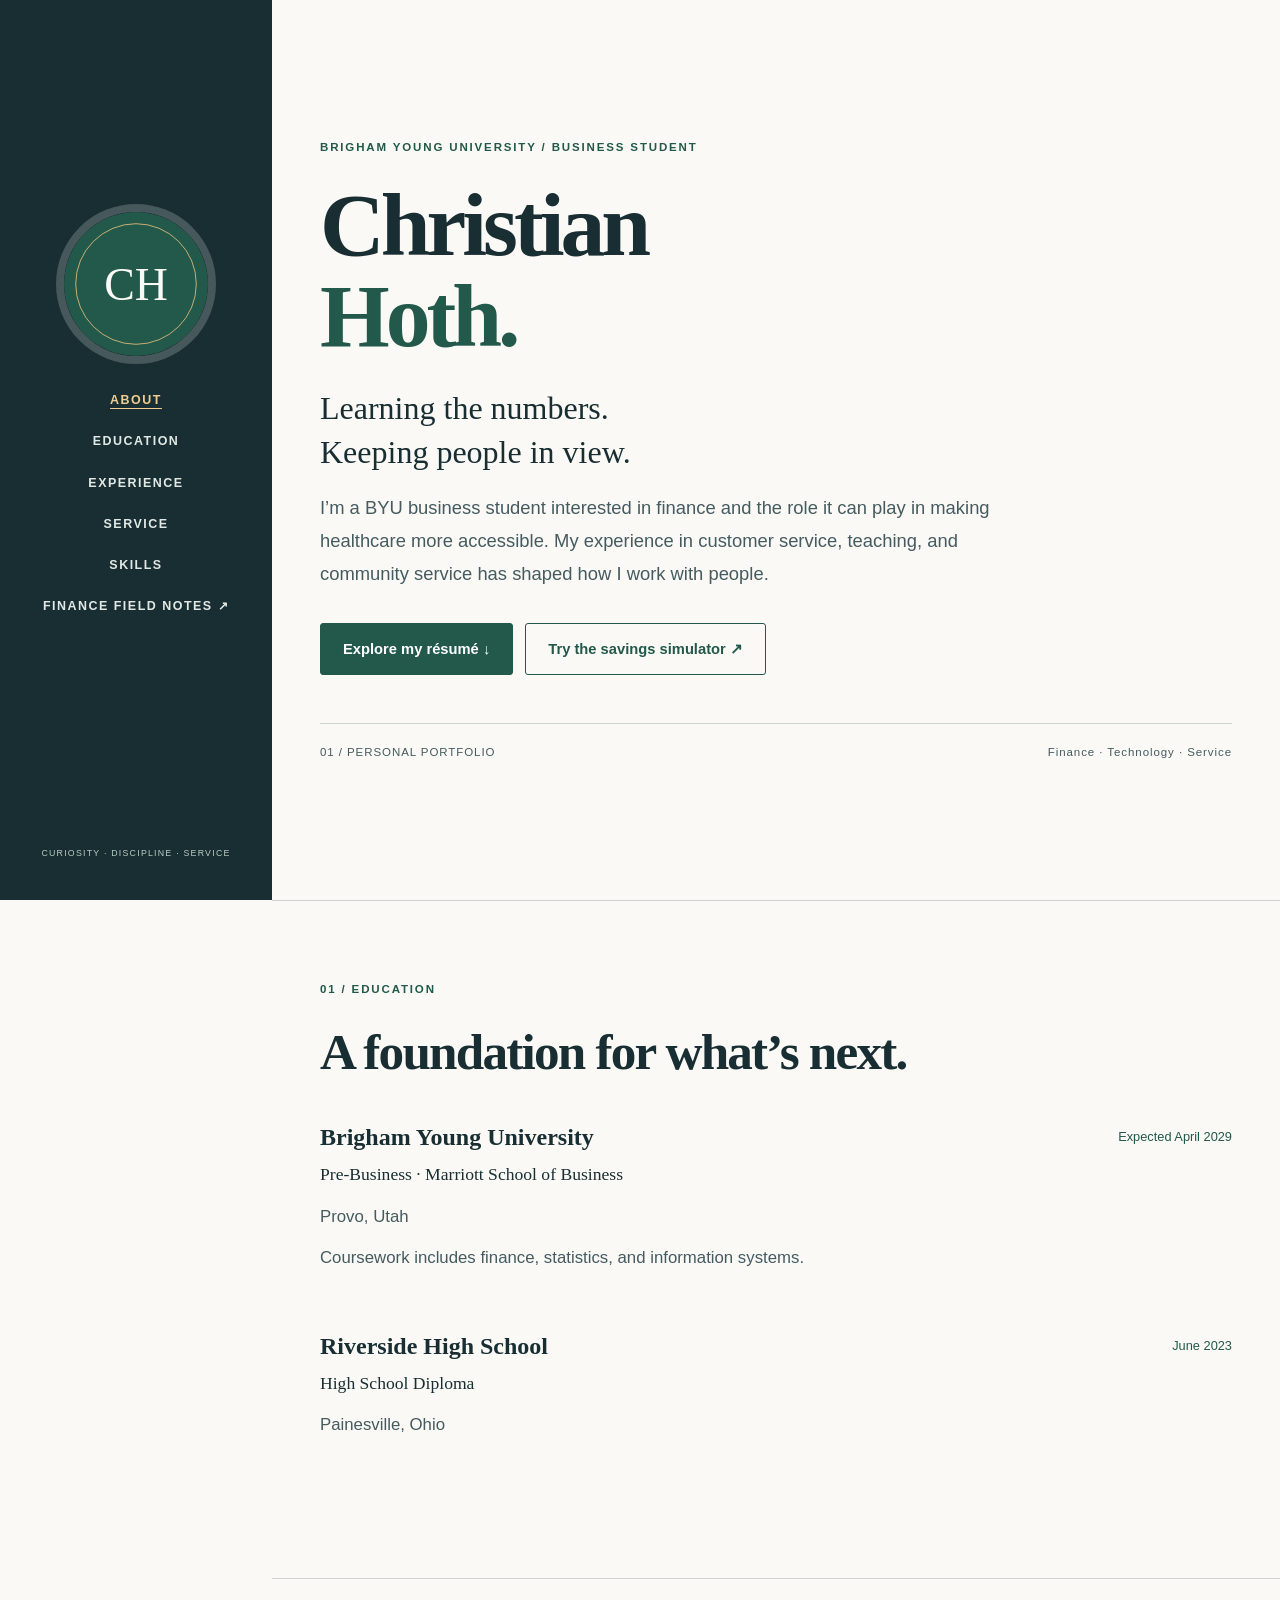
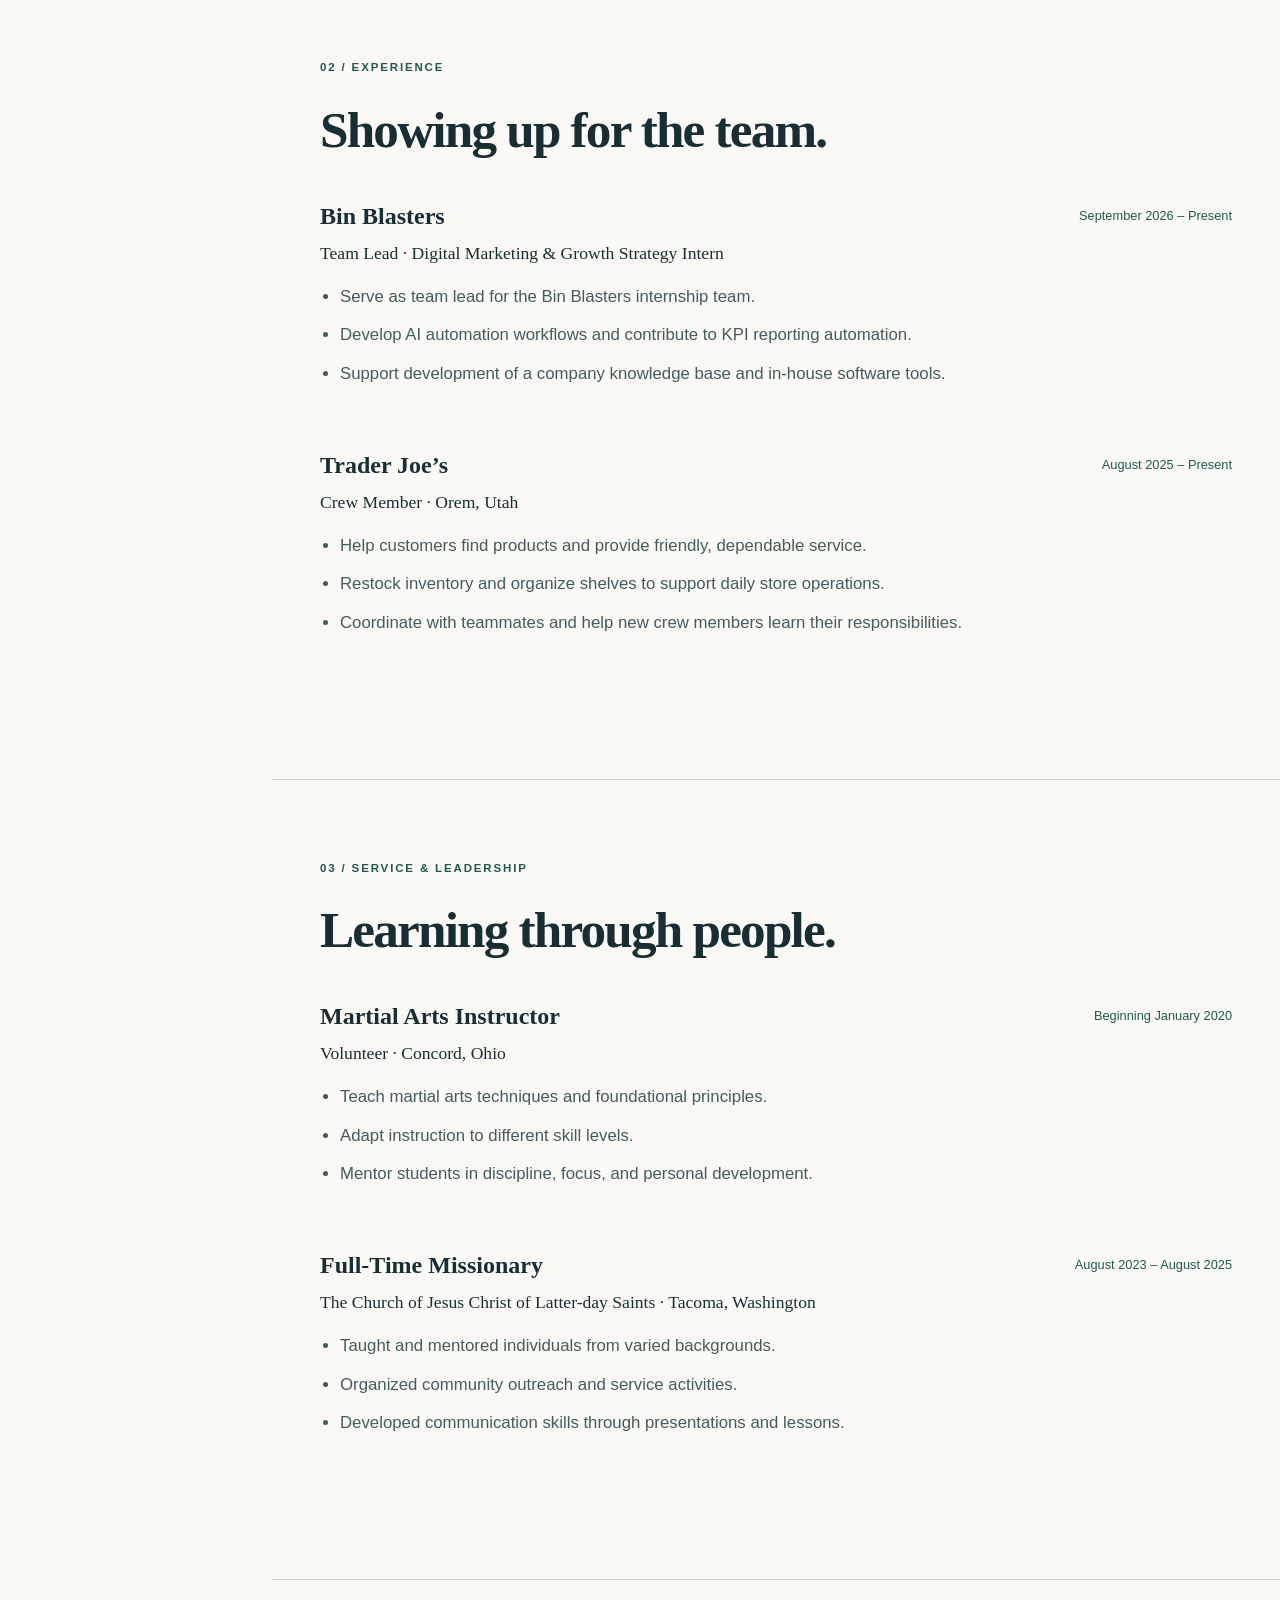
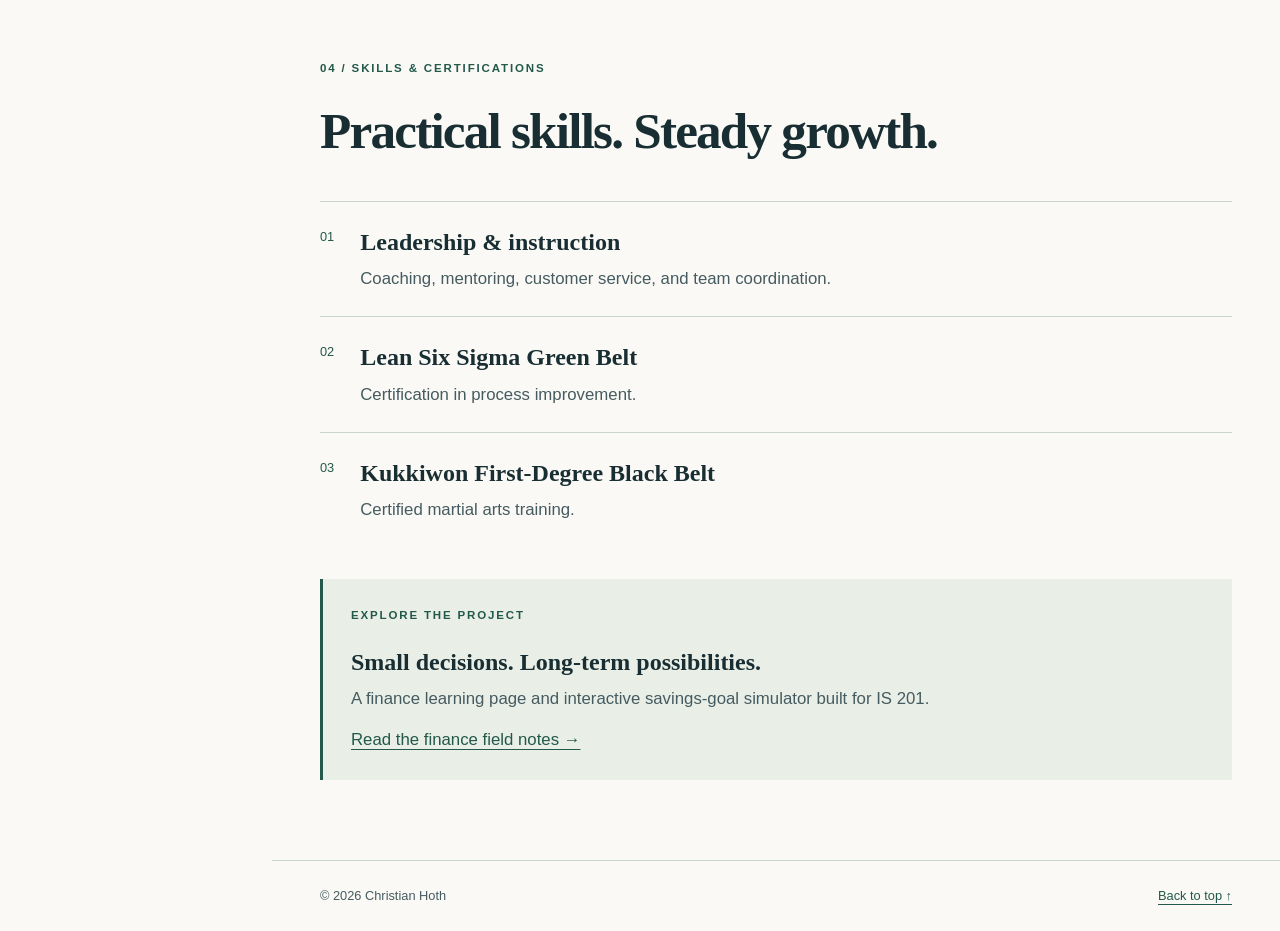
<file: index.html>
<!doctype html>
<html lang="en">
  <head>
    <meta charset="utf-8">
    <meta name="viewport" content="width=device-width, initial-scale=1">
    <meta name="description" content="Christian Hoth: BYU business student interested in finance, technology, and service.">
    <title>Christian Hoth | Business, finance & service</title>
    <link rel="icon" href="assets/monogram.svg" type="image/svg+xml">
    <!-- Start Bootstrap Resume theme; original license retained in assets. -->
    <link rel="stylesheet" href="css/bootstrap-resume.css">
    <!-- Custom overrides load after the theme. -->
    <link rel="stylesheet" href="css/portfolio.css">
  </head>
  <body id="page-top">
    <!-- Christian Hoth | IS 201 | November 2026 -->
    <a class="skip-link" href="#about">Skip to content</a>
    <nav class="navbar navbar-expand-lg navbar-dark bg-primary fixed-top" id="sideNav" aria-label="Portfolio navigation">
      <a class="navbar-brand js-scroll-trigger" href="#page-top">
        <span class="d-block d-lg-none">Christian Hoth</span>
        <span class="d-none d-lg-block"><img class="img-fluid img-profile rounded-circle mx-auto mb-2" src="assets/monogram.svg" width="160" height="160" alt="CH — Christian Hoth"></span>
      </a>
      <button class="navbar-toggler" type="button" data-bs-toggle="collapse" data-bs-target="#navbarResponsive" aria-controls="navbarResponsive" aria-expanded="false" aria-label="Toggle navigation"><span class="navbar-toggler-icon"></span></button>
      <div class="collapse navbar-collapse" id="navbarResponsive">
        <ul class="navbar-nav">
          <li class="nav-item"><a class="nav-link js-scroll-trigger" href="#about">About</a></li>
          <li class="nav-item"><a class="nav-link js-scroll-trigger" href="#education">Education</a></li>
          <li class="nav-item"><a class="nav-link js-scroll-trigger" href="#experience">Experience</a></li>
          <li class="nav-item"><a class="nav-link js-scroll-trigger" href="#service">Service</a></li>
          <li class="nav-item"><a class="nav-link js-scroll-trigger" href="#skills">Skills</a></li>
          <li class="nav-item"><a class="nav-link" href="scratch.html">Finance field notes ↗</a></li>
        </ul>
      </div>
      <span class="nav-foot d-none d-lg-block">CURIOSITY · DISCIPLINE · SERVICE</span>
    </nav>
    <main class="container-fluid p-0">
      <section class="resume-section" id="about" aria-labelledby="about-title">
        <div class="resume-section-content">
          <p class="eyebrow">BRIGHAM YOUNG UNIVERSITY / BUSINESS STUDENT</p>
          <h1 id="about-title">Christian<br><span class="text-primary">Hoth.</span></h1>
          <p class="intro-line">Learning the numbers.<br>Keeping people in view.</p>
          <p class="lead">I’m a BYU business student interested in finance and the role it can play in making healthcare more accessible. My experience in customer service, teaching, and community service has shaped how I work with people.</p>
          <div class="actions"><a class="button-main" href="#education">Explore my résumé ↓</a><a class="button-outline" href="app.html">Try the savings simulator ↗</a></div>
          <div class="intro-note"><span>01 / PERSONAL PORTFOLIO</span><span>Finance · Technology · Service</span></div>
        </div>
      </section>
      <hr class="m-0">
      <section class="resume-section" id="education" aria-labelledby="education-title">
        <div class="resume-section-content">
          <p class="eyebrow">01 / EDUCATION</p><h2 id="education-title">A foundation for what’s next.</h2>
          <div class="resume-entry"><div><h3>Brigham Young University</h3><p class="subheading">Pre-Business · Marriott School of Business</p><p>Provo, Utah</p><p>Coursework includes finance, statistics, and information systems.</p></div><p class="date">Expected April 2029</p></div>
          <div class="resume-entry"><div><h3>Riverside High School</h3><p class="subheading">High School Diploma</p><p>Painesville, Ohio</p></div><p class="date">June 2023</p></div>
        </div>
      </section>
      <hr class="m-0">
      <section class="resume-section" id="experience" aria-labelledby="experience-title">
        <div class="resume-section-content">
          <p class="eyebrow">02 / EXPERIENCE</p><h2 id="experience-title">Showing up for the team.</h2>
          <div class="resume-entry">
            <div>
              <h3>Bin Blasters</h3>
              <p class="subheading">Team Lead · Digital Marketing &amp; Growth Strategy Intern</p>
              <ul class="resume-list">
                <li>Serve as team lead for the Bin Blasters internship team.</li>
                <li>Develop AI automation workflows and contribute to KPI reporting automation.</li>
                <li>Support development of a company knowledge base and in-house software tools.</li>
              </ul>
            </div>
            <p class="date">September 2026 – Present</p>
          </div>
          <div class="resume-entry"><div><h3>Trader Joe’s</h3><p class="subheading">Crew Member · Orem, Utah</p><ul class="resume-list"><li>Help customers find products and provide friendly, dependable service.</li><li>Restock inventory and organize shelves to support daily store operations.</li><li>Coordinate with teammates and help new crew members learn their responsibilities.</li></ul></div><p class="date">August 2025 – Present</p></div>
        </div>
      </section>
      <hr class="m-0">
      <section class="resume-section" id="service" aria-labelledby="service-title">
        <div class="resume-section-content">
          <p class="eyebrow">03 / SERVICE & LEADERSHIP</p><h2 id="service-title">Learning through people.</h2>
          <div class="resume-entry"><div><h3>Martial Arts Instructor</h3><p class="subheading">Volunteer · Concord, Ohio</p><ul class="resume-list"><li>Teach martial arts techniques and foundational principles.</li><li>Adapt instruction to different skill levels.</li><li>Mentor students in discipline, focus, and personal development.</li></ul></div><p class="date">Beginning January 2020</p></div>
          <div class="resume-entry"><div><h3>Full-Time Missionary</h3><p class="subheading">The Church of Jesus Christ of Latter-day Saints · Tacoma, Washington</p><ul class="resume-list"><li>Taught and mentored individuals from varied backgrounds.</li><li>Organized community outreach and service activities.</li><li>Developed communication skills through presentations and lessons.</li></ul></div><p class="date">August 2023 – August 2025</p></div>
        </div>
      </section>
      <hr class="m-0">
      <section class="resume-section" id="skills" aria-labelledby="skills-title">
        <div class="resume-section-content">
          <p class="eyebrow">04 / SKILLS & CERTIFICATIONS</p><h2 id="skills-title">Practical skills. Steady growth.</h2>
          <ul class="skill-list"><li><span>01</span><div><h3>Leadership & instruction</h3><p>Coaching, mentoring, customer service, and team coordination.</p></div></li><li><span>02</span><div><h3>Lean Six Sigma Green Belt</h3><p>Certification in process improvement.</p></div></li><li><span>03</span><div><h3>Kukkiwon First-Degree Black Belt</h3><p>Certified martial arts training.</p></div></li></ul>
          <div class="project-callout"><p class="eyebrow">EXPLORE THE PROJECT</p><h3>Small decisions. Long-term possibilities.</h3><p>A finance learning page and interactive savings-goal simulator built for IS 201.</p><a href="scratch.html">Read the finance field notes →</a></div>
        </div>
      </section>
    </main>
    <footer class="portfolio-footer">© 2026 Christian Hoth <a href="#page-top">Back to top ↑</a></footer>
    <script src="js/bootstrap.bundle.min.js"></script>
    <script src="js/theme.js"></script>
  </body>
</html>
</file>
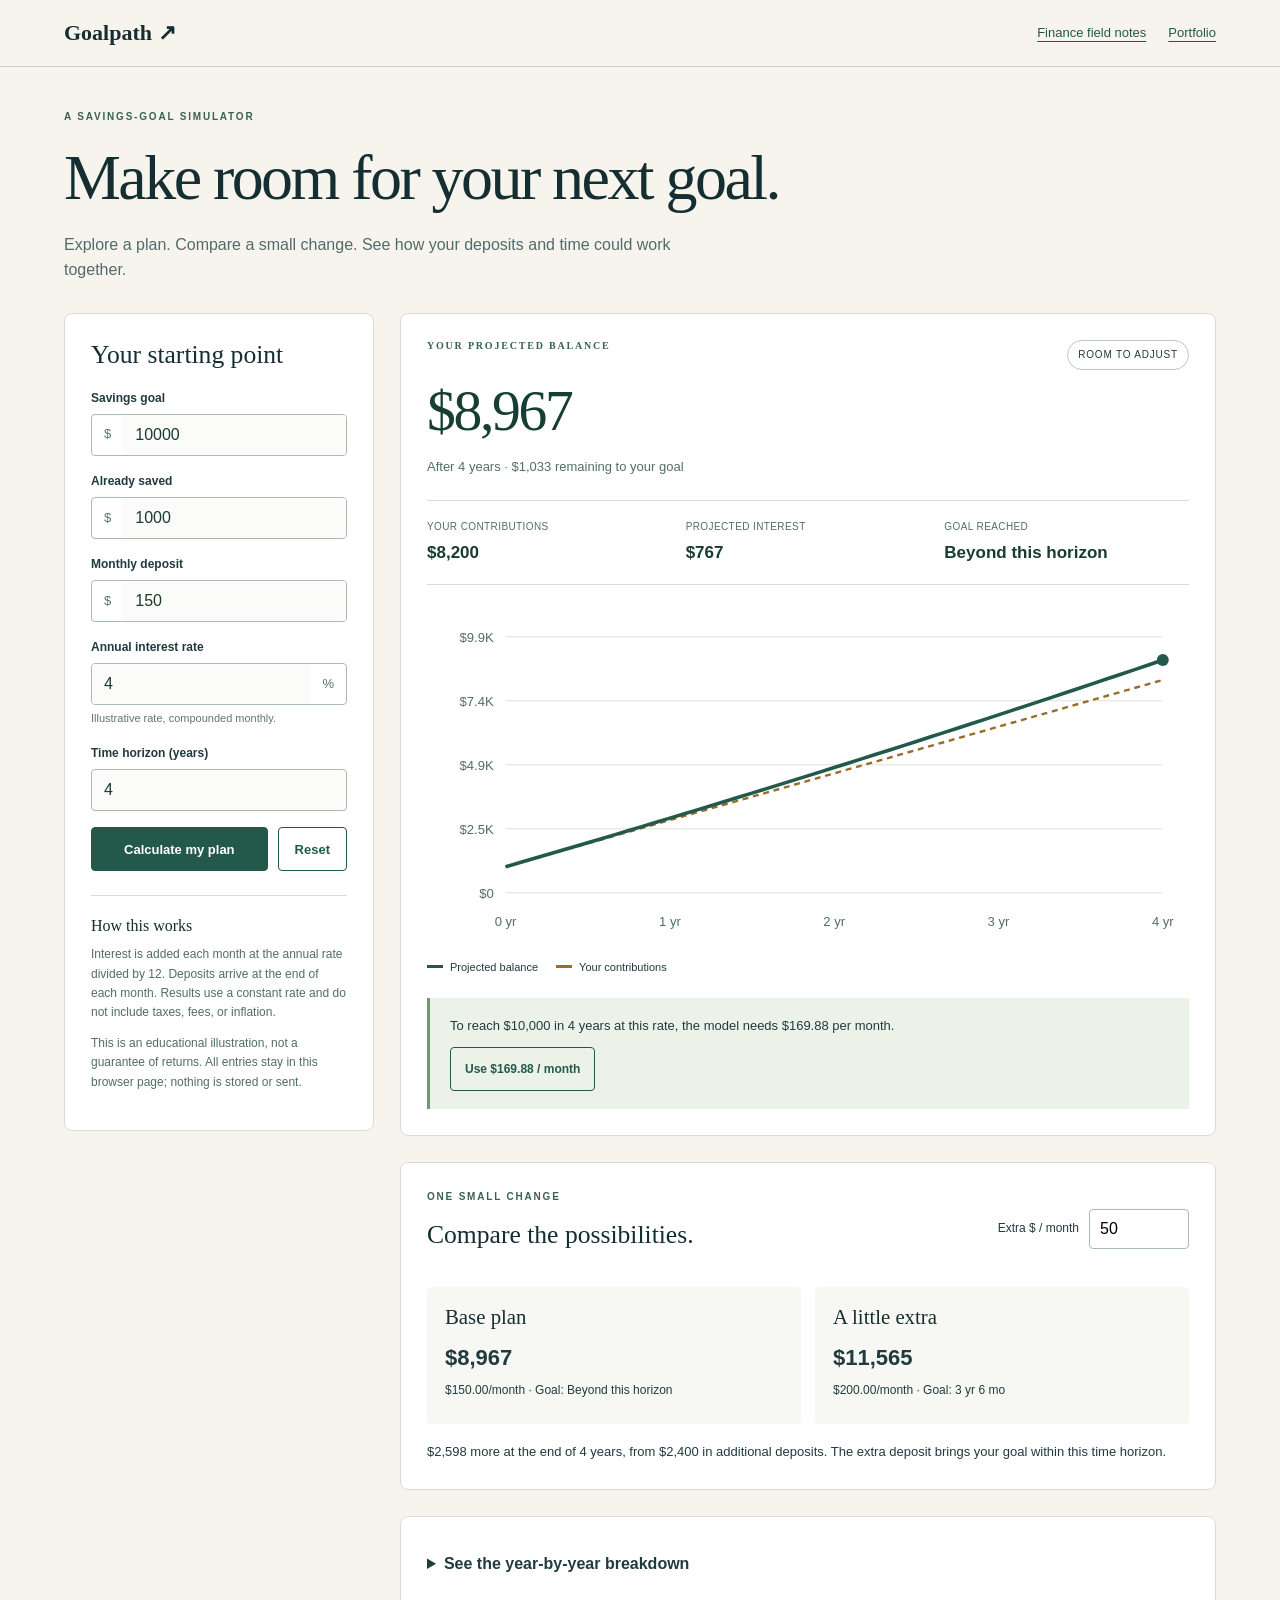
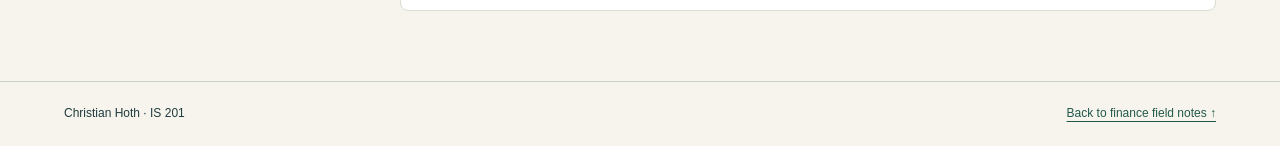
<file: app.html>
<!doctype html>
<html lang="en">
<head>
  <meta charset="utf-8">
  <meta name="viewport" content="width=device-width, initial-scale=1">
  <meta name="description" content="Explore a savings goal with monthly deposits, compound growth, and scenario comparisons.">
  <title>Goalpath | Savings-goal simulator</title>
  <link rel="icon" href="assets/monogram.svg" type="image/svg+xml">
  <style>
    /* Single-file app: all app styles and logic live here. */
    *{box-sizing:border-box}body{margin:0;background:#f6f4ed;color:#203b3e;font:16px/1.6 Arial,Helvetica,sans-serif}a{color:#22594b;text-underline-offset:4px}header{display:flex;align-items:center;justify-content:space-between;flex-wrap:wrap;gap:12px;padding:20px 5vw;border-bottom:1px solid #cad3c9}.wordmark{font:bold 22px Georgia,serif;text-decoration:none;color:#152e32}header nav{display:flex;gap:22px;font-size:13px}.wrap{max-width:1300px;margin:auto;padding:42px 5vw 70px}h1,h2,h3{font-family:Georgia,serif;font-weight:400;line-height:1.2;color:#152e32}h1{font-size:clamp(2.7rem,5vw,4.5rem);letter-spacing:-.04em;margin:0 0 15px}h2{font-size:1.6rem;margin:0 0 18px}h3{font-size:1.3rem;margin:0 0 10px}.eyebrow{font-size:10px;letter-spacing:.18em;font-weight:bold;color:#38634f;margin:0 0 15px}.intro{max-width:650px;margin:0 0 30px;color:#536a6b}.grid{display:grid;grid-template-columns:310px minmax(0,1fr);gap:26px}.panel{background:white;border:1px solid #d8ded4;border-radius:8px;padding:26px}.controls{align-self:start}.field{margin:0 0 16px}.field label{display:block;font-size:12px;font-weight:bold;margin-bottom:6px}.input-wrap{display:flex;align-items:center;border:1px solid #a9bcb1;border-radius:4px;overflow:hidden}.input-wrap span{font-size:13px;color:#5c7473;padding:0 12px}.input-wrap input{border:0;min-width:0}.field input{width:100%;padding:11px 12px;background:#fbfcf9;color:#183b32;font:16px Arial,sans-serif}.field>input{border:1px solid #a9bcb1;border-radius:4px}.hint{font-size:11px;color:#627574;margin:5px 0 0}button{cursor:pointer;font:700 13px Arial,sans-serif;border-radius:4px;padding:12px 16px;border:1px solid #22594b;background:#22594b;color:white;min-height:44px}button:hover{background:#152e32}.secondary{background:transparent;color:#22594b}.secondary:hover{background:#e8eee4;color:#152e32}.form-actions{display:flex;gap:10px;flex-wrap:wrap}.form-actions button:first-child{flex:1}.error{color:#a12d26;font-size:13px;margin-top:14px}.result-head{display:flex;justify-content:space-between;gap:20px}.badge{font-size:10px;letter-spacing:.08em;border:1px solid #bacbbd;padding:6px 10px;align-self:start;border-radius:30px;white-space:nowrap}.amount{font:clamp(2.4rem,5vw,3.6rem)/1.15 Georgia,serif;letter-spacing:-.04em;margin:8px 0;color:#173e32}.summary{font-size:13px;color:#526e66;margin-bottom:22px}.metrics{display:grid;grid-template-columns:repeat(3,1fr);border-block:1px solid #d8ded4;padding:18px 0;gap:14px}.metrics span{display:block;font-size:10px;letter-spacing:.04em;color:#526e66}.metrics strong{font-size:17px;color:#183b32;display:block;margin-top:4px}.chart{width:100%;height:auto;display:block;margin:22px 0 12px}.legend{display:flex;gap:18px;flex-wrap:wrap;font-size:11px}.legend span::before{content:'';display:inline-block;width:16px;height:3px;background:#22594b;margin:0 7px 3px 0}.legend span:last-child::before{background:#9b6b28}.next-step{background:#edf2e9;border-left:3px solid #769477;padding:18px 20px;margin-top:22px;font-size:13px}.next-step p{margin:0 0 10px}.next-step button{font-size:12px;padding:9px 14px}.comparison{margin-top:26px}.comparison .row{display:flex;justify-content:space-between;align-items:center;gap:16px;flex-wrap:wrap}.compare-input{display:flex;align-items:center;gap:10px;font-size:12px}.compare-input input{max-width:100px;padding:10px;border:1px solid #a9bcb1;border-radius:4px;font:16px Arial,sans-serif}.scenario-grid{display:grid;grid-template-columns:1fr 1fr;gap:14px;margin-top:18px}.scenario{background:#f7f8f3;border-radius:4px;padding:18px}.scenario p{font-size:12px;margin:6px 0}.scenario strong{font-size:22px}.difference{font-size:13px;margin:18px 0 0}.details{margin-top:26px}.details summary{cursor:pointer;font-weight:bold;padding:8px 0}table{border-collapse:collapse;width:100%;font-size:12px;margin-top:16px}th,td{text-align:right;padding:12px 6px;border-bottom:1px solid #d8ded4}th:first-child,td:first-child{text-align:left}caption{text-align:left;font-size:12px;color:#526e66;margin-bottom:8px}.table-scroll{overflow:auto}.method{margin-top:24px;padding-top:20px;border-top:1px solid #d8ded4;font-size:12px;color:#526e66}.method p{margin:0 0 12px}.method h3{font-size:1rem}.download{margin-top:15px}footer{display:flex;gap:18px;flex-wrap:wrap;justify-content:space-between;border-top:1px solid #cad3c9;padding:22px 5vw;font-size:12px}.skip{position:fixed;top:-100px;left:10px;background:white;z-index:10;padding:12px}.skip:focus{top:10px}:focus-visible{outline:3px solid #b07733;outline-offset:3px}[hidden]{display:none!important}.stale{opacity:.5}
    @media(max-width:1000px){.grid{grid-template-columns:270px minmax(0,1fr)}.wrap{padding-inline:4vw}.panel{padding:20px}.metrics{grid-template-columns:1fr;gap:12px}.metrics>div{display:flex;justify-content:space-between;align-items:center}.metrics strong{margin:0}.result-head{flex-wrap:wrap;gap:8px}}
    @media(max-width:730px){.grid{grid-template-columns:1fr}.wrap{padding:30px 6vw}.panel{padding:20px}.controls form{display:grid;grid-template-columns:1fr 1fr;gap:0 14px}.form-actions,.error{grid-column:1/-1}.scenario-grid{grid-template-columns:1fr}.comparison .row{align-items:flex-start}.metrics{grid-template-columns:1fr}.result-head{flex-wrap:nowrap}header{padding:16px 6vw}header nav{font-size:12px}.badge{font-size:9px}.amount{font-size:2.7rem}.metrics strong{font-size:16px}}
    @media(max-width:370px){.controls form{display:block}.panel{padding:17px}.result-head{flex-wrap:wrap}.chart{margin-left:-5px;width:calc(100% + 10px)}}
  </style>
</head>
<body>
  <a class="skip" href="#main">Skip to simulator</a>
  <header><a class="wordmark" href="app.html">Goalpath<span aria-hidden="true"> ↗</span></a><nav aria-label="Main navigation"><a href="scratch.html">Finance field notes</a><a href="index.html">Portfolio</a></nav></header>
  <main class="wrap" id="main">
    <p class="eyebrow">A SAVINGS-GOAL SIMULATOR</p><h1>Make room for your next goal.</h1><p class="intro">Explore a plan. Compare a small change. See how your deposits and time could work together.</p>
    <div class="grid">
      <section class="panel controls" aria-labelledby="plan-heading"><h2 id="plan-heading">Your starting point</h2>
        <form id="plan-form">
          <div class="field"><label for="goal">Savings goal</label><div class="input-wrap"><span>$</span><input id="goal" name="goal" type="number" min="1" max="100000000" step="0.01" value="10000" required></div></div>
          <div class="field"><label for="initial">Already saved</label><div class="input-wrap"><span>$</span><input id="initial" name="initial" type="number" min="0" max="100000000" step="0.01" value="1000" required></div></div>
          <div class="field"><label for="deposit">Monthly deposit</label><div class="input-wrap"><span>$</span><input id="deposit" name="deposit" type="number" min="0" max="1000000" step="0.01" value="150" required></div></div>
          <div class="field"><label for="rate">Annual interest rate</label><div class="input-wrap"><input id="rate" name="rate" type="number" min="0" max="20" step="0.01" value="4" required aria-describedby="rate-help"><span>%</span></div><p class="hint" id="rate-help">Illustrative rate, compounded monthly.</p></div>
          <div class="field"><label for="years">Time horizon (years)</label><input id="years" name="years" type="number" min="1" max="50" step="1" value="4" required></div>
          <div class="form-actions"><button type="submit">Calculate my plan</button><button class="secondary" id="reset" type="button">Reset</button></div>
          <p id="error" class="error" role="alert" hidden></p>
        </form>
        <div class="method"><h3>How this works</h3><p>Interest is added each month at the annual rate divided by 12. Deposits arrive at the end of each month. Results use a constant rate and do not include taxes, fees, or inflation.</p><p>This is an educational illustration, not a guarantee of returns. All entries stay in this browser page; nothing is stored or sent.</p></div>
      </section>
      <div id="results">
        <section class="panel" aria-labelledby="result-title"><div class="result-head"><h2 class="eyebrow" id="result-title">YOUR PROJECTED BALANCE</h2><span class="badge" id="status-badge">BASE PLAN</span></div><div id="live-results" aria-live="polite"><p class="amount" id="balance"></p><p class="summary" id="summary"></p></div>
          <div class="metrics"><div><span>YOUR CONTRIBUTIONS</span><strong id="contributed"></strong></div><div><span>PROJECTED INTEREST</span><strong id="interest"></strong></div><div><span>GOAL REACHED</span><strong id="reached"></strong></div></div>
          <svg id="chart" class="chart" viewBox="0 0 640 285" role="img" aria-labelledby="chart-title chart-desc"><title id="chart-title">Savings over time</title><desc id="chart-desc">Projected balance and total contributions over the selected time horizon.</desc></svg>
          <div class="legend"><span>Projected balance</span><span>Your contributions</span></div>
          <div class="next-step"><p id="required-note"></p><button type="button" class="secondary" id="use-required">Use this monthly deposit</button></div>
        </section>
        <section class="panel comparison" aria-labelledby="compare-title"><div class="row"><div><p class="eyebrow">ONE SMALL CHANGE</p><h2 id="compare-title">Compare the possibilities.</h2></div><div class="compare-input"><label for="extra">Extra $ / month</label><input id="extra" type="number" min="0" max="1000000" step="0.01" value="50"></div></div><div class="scenario-grid"><div class="scenario"><h3>Base plan</h3><strong id="base-balance"></strong><p id="base-description"></p></div><div class="scenario"><h3>A little extra</h3><strong id="extra-balance"></strong><p id="extra-description"></p></div></div><p class="difference" id="difference" aria-live="polite"></p><p class="error" id="extra-error" role="alert" hidden>Enter an extra deposit from $0 to $1,000,000, with no more than two decimal places.</p></section>
        <div class="panel details"><details><summary>See the year-by-year breakdown</summary><div class="table-scroll"><table><caption>End-of-year values, rounded for display.</caption><thead><tr><th scope="col">Year</th><th scope="col">Contributions</th><th scope="col">Interest</th><th scope="col">Balance</th></tr></thead><tbody id="year-table"></tbody></table></div><button type="button" class="secondary download" id="download">Download breakdown (CSV)</button></details></div>
      </div>
    </div>
  </main>
  <footer><span>Christian Hoth · IS 201</span><a href="scratch.html">Back to finance field notes ↑</a></footer>
  <script>
    'use strict';
    // A transparent, monthly recurrence: interest first, deposit at month end.
    function project(initial, monthly, annual, months, goal) {
      const r = annual / 100 / 12;
      let balance = initial, reached = initial >= goal ? 0 : null;
      const points = [{month:0,balance,contributed:initial}];
      for(let m=1;m<=months;m++) {
        balance=balance*(1+r)+monthly;
        if(reached===null && balance+0.0000001>=goal) reached=m;
        points.push({month:m,balance,contributed:initial+monthly*m});
      }
      return {points,balance,contributed:initial+monthly*months,reached};
    }
    function neededDeposit(initial, goal, annual, months) {
      const r=annual/100/12;
      if(r===0) return Math.max(0,(goal-initial)/months);
      const growth=Math.pow(1+r,months);
      return Math.max(0,(goal-initial*growth)/((growth-1)/r));
    }
    const $=id=>document.getElementById(id);
    const money=n=>new Intl.NumberFormat('en-US',{style:'currency',currency:'USD',maximumFractionDigits:0}).format(n);
    const exactMoney=n=>new Intl.NumberFormat('en-US',{style:'currency',currency:'USD'}).format(n);
    const when=m=>m===0?'Already reached':m===null?'Beyond this horizon':(m<12?m+' month'+(m===1?'':'s'):Math.floor(m/12)+' yr'+(m%12?' '+m%12+' mo':''));
    let current, base, needed;
    function readPlan(){return {goal:Number($('goal').value),initial:Number($('initial').value),monthly:Number($('deposit').value),annual:Number($('rate').value),months:Number($('years').value)*12};}
    function drawChart(data){
      const svg=$('chart'), ns='http://www.w3.org/2000/svg';
      svg.replaceChildren();
      const add=(name,attrs,text)=>{const el=document.createElementNS(ns,name);for(const[k,v]of Object.entries(attrs))el.setAttribute(k,v);if(text!==undefined)el.textContent=text;svg.append(el);return el;};
      add('title',{id:'chart-title'},'Savings over time');add('desc',{id:'chart-desc'},'Starting at '+money(current.initial)+', the balance reaches '+money(data.balance)+' after '+current.months/12+' years. Total contributions: '+money(data.contributed)+'.');
      const max=Math.max(data.balance,data.contributed,1)*1.1;
      const x=m=>66+m/current.months*552, y=v=>240-v/max*215;
      const compact=n=>new Intl.NumberFormat('en-US',{notation:'compact',maximumFractionDigits:1}).format(n);
      for(let i=0;i<5;i++){const v=max*i/4, yy=y(v);add('line',{x1:66,x2:618,y1:yy,y2:yy,stroke:'#dce3d8'});add('text',{x:56,y:yy+4,'text-anchor':'end',fill:'#526e66','font-size':11},'$'+compact(v));}
      for(let i=0;i<=4;i++){const m=current.months*i/4;add('text',{x:x(m),y:268,'text-anchor':'middle',fill:'#526e66','font-size':11},(m/12).toFixed(1).replace('.0','')+' yr');}
      add('polyline',{points:data.points.map(p=>x(p.month)+','+y(p.contributed)).join(' '),fill:'none',stroke:'#9b6b28','stroke-width':2,'stroke-dasharray':'5 4'});
      add('polyline',{points:data.points.map(p=>x(p.month)+','+y(p.balance)).join(' '),fill:'none',stroke:'#22594b','stroke-width':3});
      add('circle',{cx:x(current.months),cy:y(data.balance),r:5,fill:'#22594b'});
    }
    function compare(){
      const el=$('extra'), valid=el.value!==''&&el.checkValidity();$('extra-error').hidden=valid;
      if(!valid){$('extra-balance').textContent='—';$('extra-description').textContent='Check the extra deposit.';$('difference').textContent='';return;}
      const extra=Number(el.value), p=project(current.initial,current.monthly+extra,current.annual,current.months,current.goal);
      $('base-balance').textContent=money(base.balance);$('base-description').textContent=exactMoney(current.monthly)+'/month · Goal: '+when(base.reached);
      $('extra-balance').textContent=money(p.balance);$('extra-description').textContent=exactMoney(current.monthly+extra)+'/month · Goal: '+when(p.reached);
      const earlier=base.reached!==null&&p.reached!==null&&base.reached>p.reached?' You reach the goal '+(base.reached-p.reached)+' months sooner.':base.reached===null&&p.reached!==null?' The extra deposit brings your goal within this time horizon.':'';
      $('difference').textContent=money(p.balance-base.balance)+' more at the end of '+current.months/12+' years, from '+money(extra*current.months)+' in additional deposits.'+earlier;
    }
    function calculate(){
      if(!$('plan-form').reportValidity())return;
      current=readPlan();base=project(current.initial,current.monthly,current.annual,current.months,current.goal);
      needed=Math.ceil((neededDeposit(current.initial,current.goal,current.annual,current.months)-1e-10)*100)/100;
      $('error').hidden=true;$('results').classList.remove('stale');$('balance').textContent=money(base.balance);
      $('summary').textContent='After '+current.months/12+' years · '+(base.balance>=current.goal?money(base.balance-current.goal)+' above your goal':money(current.goal-base.balance)+' remaining to your goal');
      $('status-badge').textContent=base.reached===null?'ROOM TO ADJUST':'GOAL WITHIN REACH';
      $('contributed').textContent=money(base.contributed);$('interest').textContent=money(base.balance-base.contributed);$('reached').textContent=when(base.reached);
      $('required-note').textContent=needed===0?'Your starting balance is projected to meet the goal within this horizon without additional deposits.':'To reach '+money(current.goal)+' in '+current.months/12+' years at this rate, the model needs '+exactMoney(needed)+' per month.';
      $('use-required').hidden=needed>1000000;$('use-required').textContent=needed===0?'Try no monthly deposit':'Use '+exactMoney(needed)+' / month';
      $('year-table').replaceChildren();for(const p of base.points.filter(p=>p.month>0&&p.month%12===0)){const row=document.createElement('tr');for(const value of [p.month/12,money(p.contributed),money(p.balance-p.contributed),money(p.balance)]){const cell=document.createElement('td');cell.textContent=value;row.append(cell);}$('year-table').append(row);}
      drawChart(base);compare();
    }
    $('plan-form').addEventListener('submit',e=>{e.preventDefault();calculate();});
    $('plan-form').addEventListener('input',()=>{$('results').classList.add('stale');$('error').textContent='Inputs changed. Calculate your plan to update the results.';$('error').hidden=false;});
    $('extra').addEventListener('input',compare);
    $('reset').addEventListener('click',()=>{HTMLFormElement.prototype.reset.call($('plan-form'));$('extra').value='50';calculate();});
    $('use-required').addEventListener('click',()=>{$('deposit').value=needed.toFixed(2);calculate();});
    $('download').addEventListener('click',()=>{
      const rows=['Year,Contributions,Interest,Balance',...base.points.filter(p=>p.month%12===0).map(p=>[p.month/12,p.contributed.toFixed(2),(p.balance-p.contributed).toFixed(2),p.balance.toFixed(2)].join(','))];
      const url=URL.createObjectURL(new Blob([rows.join('\r\n')],{type:'text/csv;charset=utf-8;'}));const a=document.createElement('a');a.href=url;a.download='goalpath-savings-plan.csv';document.body.append(a);a.click();a.remove();setTimeout(()=>URL.revokeObjectURL(url),1000);
    });
    calculate();
  </script>
</body>
</html>
</file>
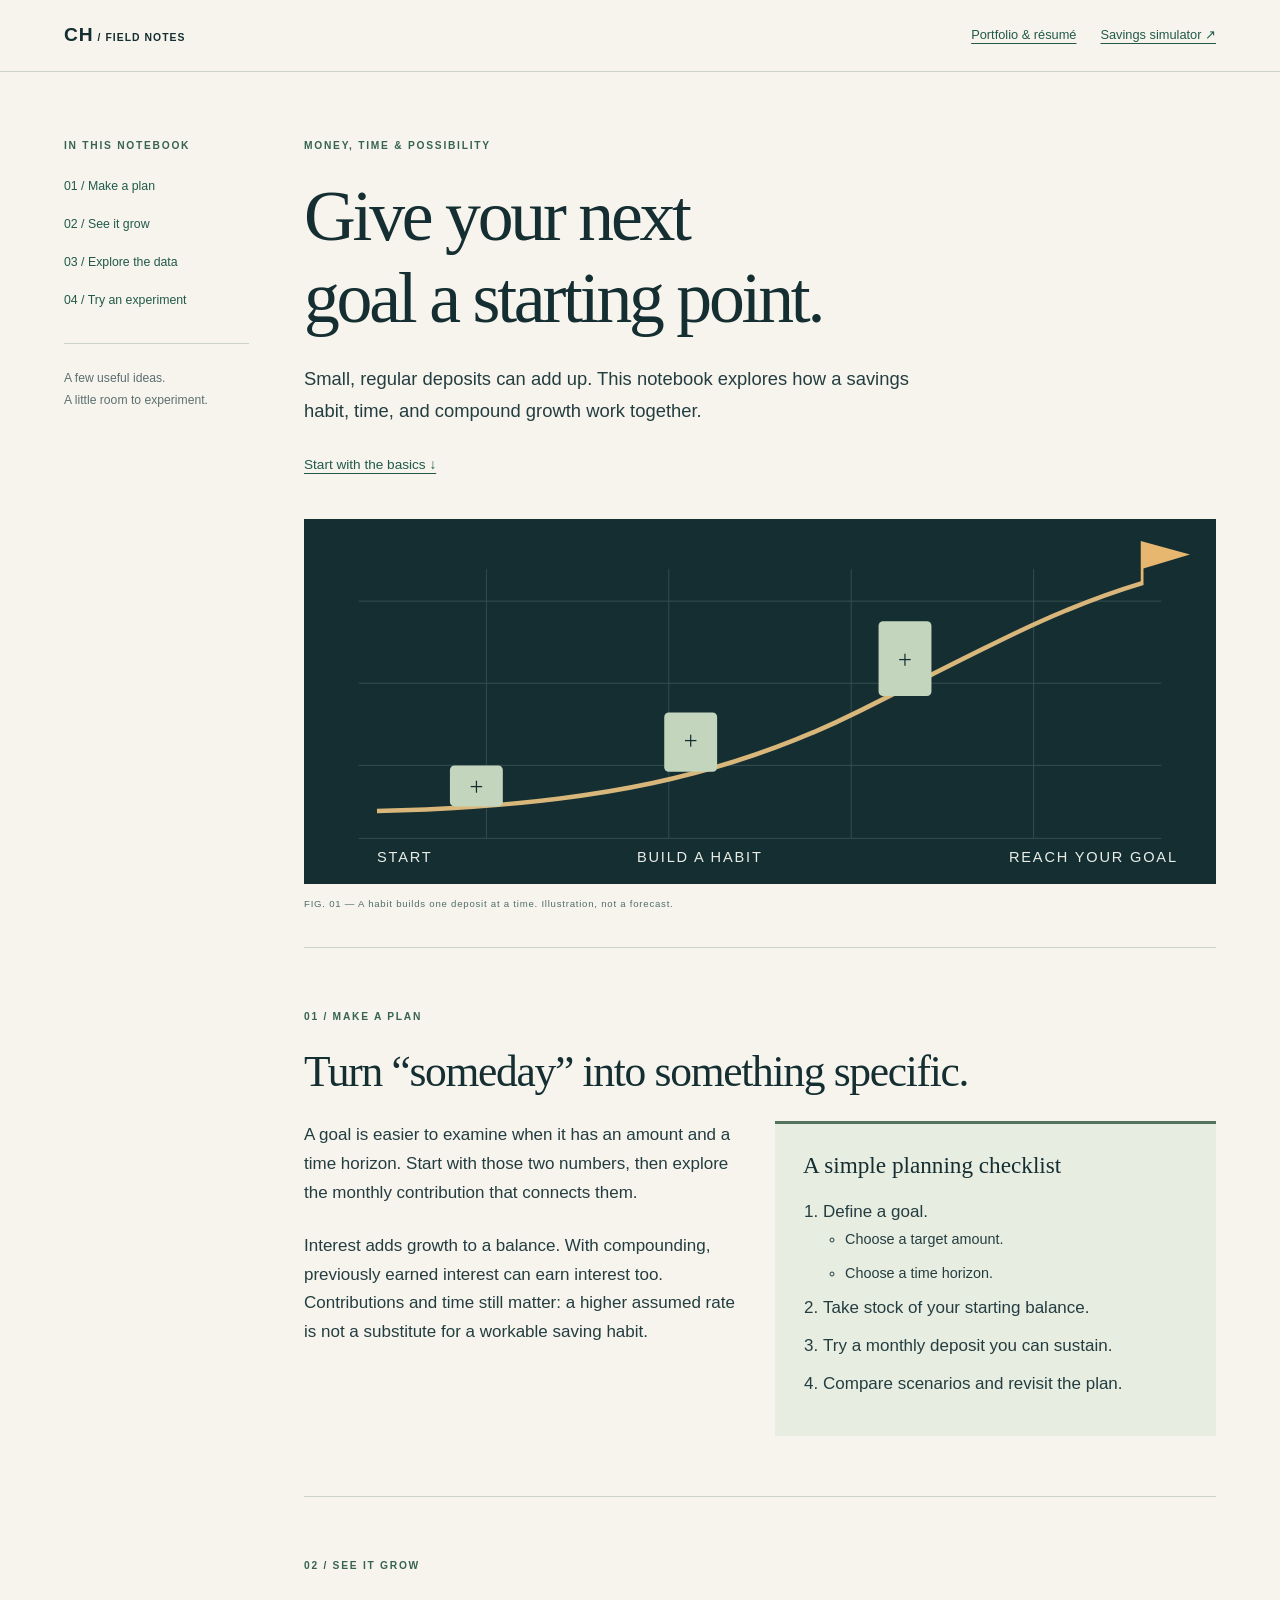
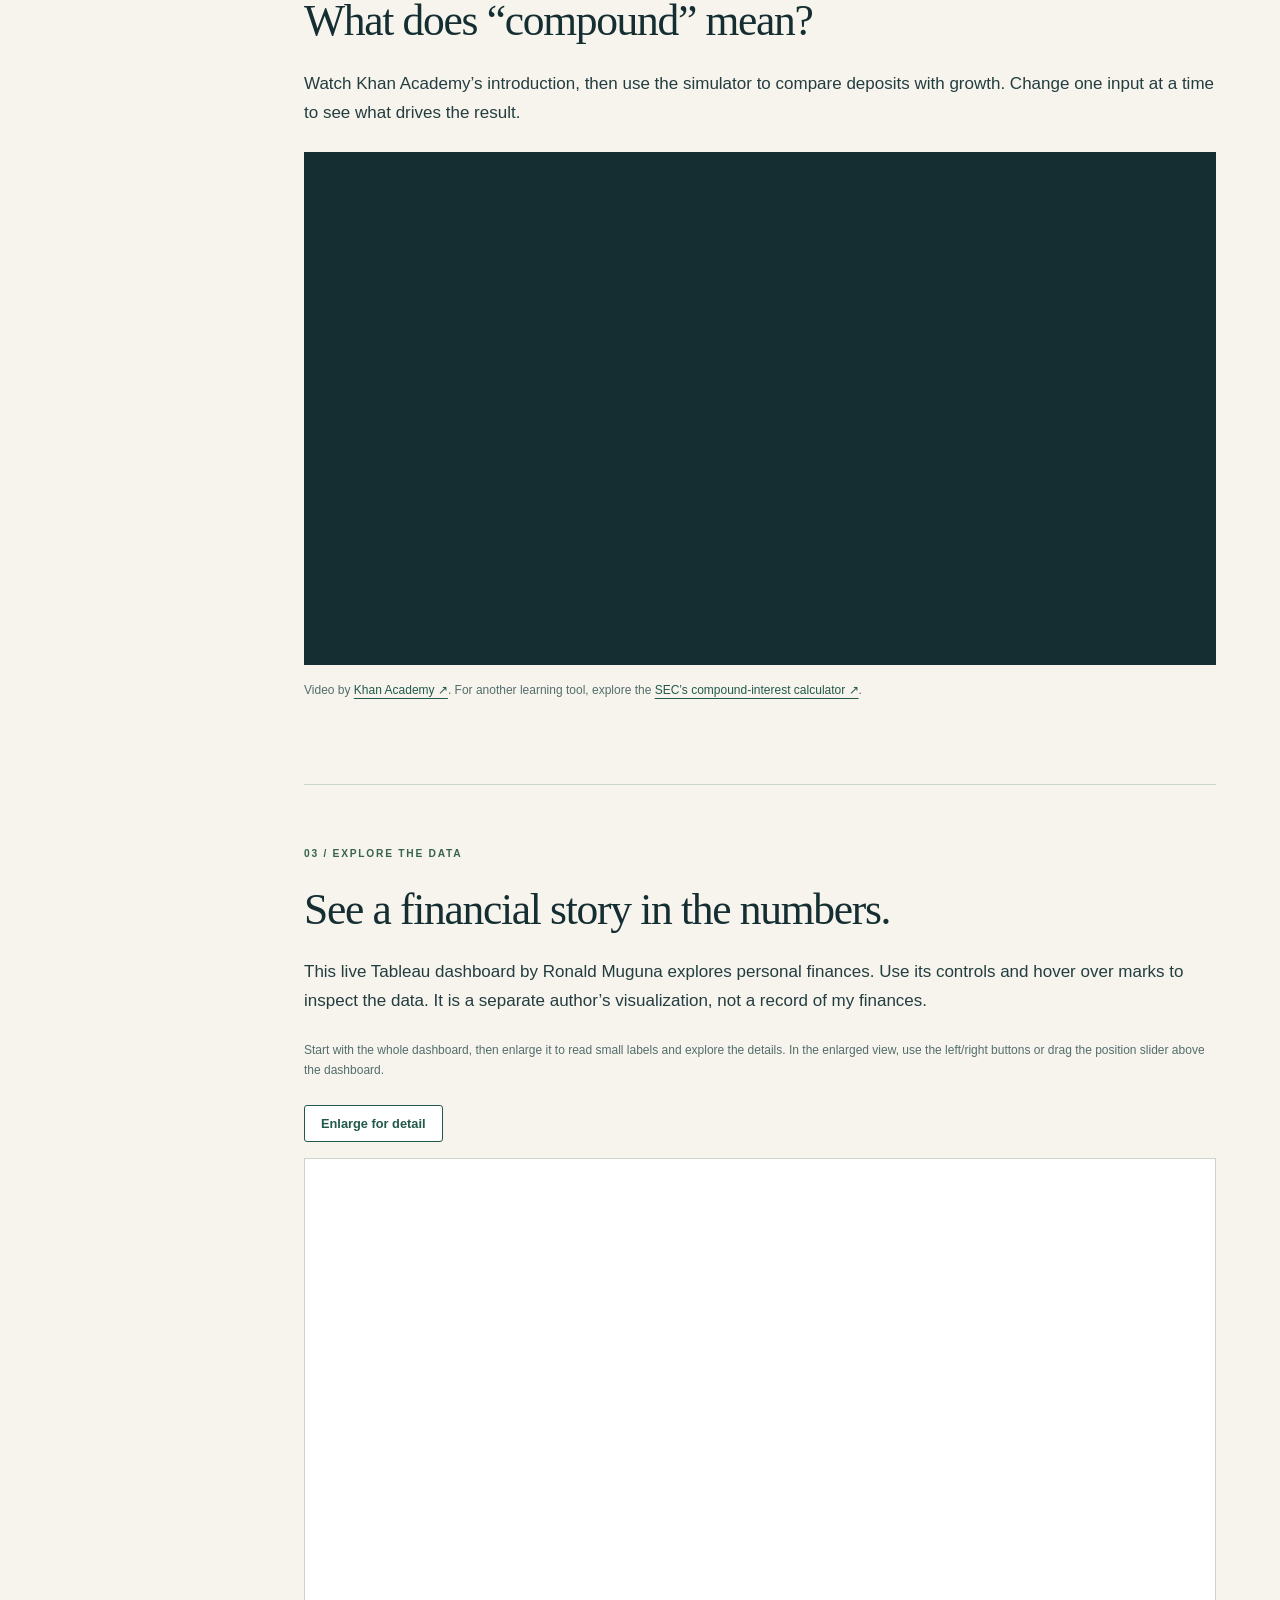
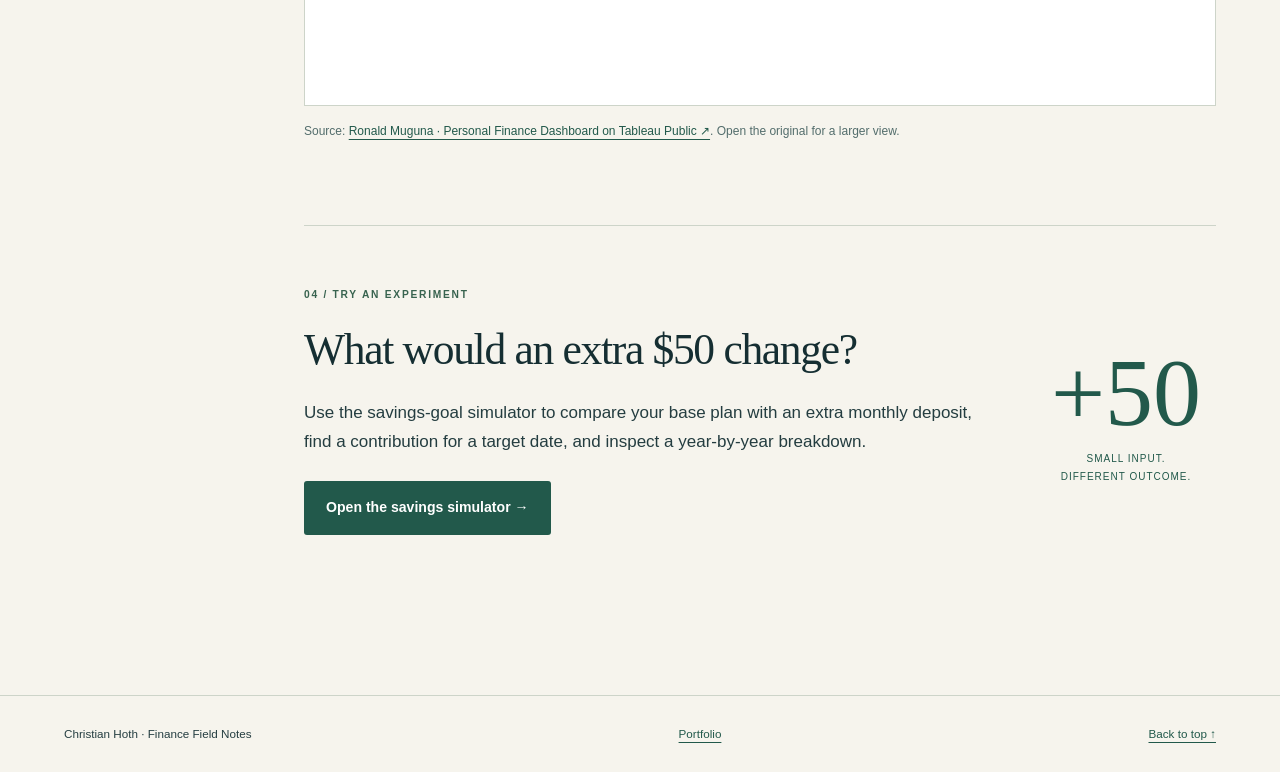
<file: scratch.html>
<!doctype html>
<html lang="en" id="top">
  <head>
    <meta charset="utf-8">
    <meta name="viewport" content="width=device-width, initial-scale=1">
    <meta name="description" content="Finance field notes: explore saving, compound growth, and an interactive savings-goal simulator.">
    <title>Finance Field Notes | Christian Hoth</title>
    <link rel="icon" href="assets/monogram.svg" type="image/svg+xml">
    <!-- Original scratch-page stylesheet. No Bootstrap is loaded on this page. -->
    <link rel="stylesheet" href="css/scratch.css">
  </head>
  <body>
    <!-- Christian Hoth | IS 201 | November 2026. This page began as a blank HTML file. -->
    <a class="skip-link" href="#main">Skip to main content</a>
    <header class="site-header"><a class="brand" href="index.html">CH<span> / FIELD NOTES</span></a><nav aria-label="Main navigation"><a href="index.html">Portfolio & résumé</a><a href="app.html">Savings simulator ↗</a></nav></header>
    <div class="page-layout">
      <div class="section-menu"><p class="eyebrow">IN THIS NOTEBOOK</p><nav aria-label="Page sections"><a href="#plan">01 / Make a plan</a><a href="#learn">02 / See it grow</a><a href="#explore">03 / Explore the data</a><a href="#experiment">04 / Try an experiment</a></nav><p class="margin-note">A few useful ideas.<br>A little room to experiment.</p></div>
      <main id="main">
        <div class="hero-block"><p class="eyebrow">MONEY, TIME & POSSIBILITY</p><h1>Give your next<br>goal a starting point.</h1><p class="lede">Small, regular deposits can add up. This notebook explores how a savings habit, time, and compound growth work together.</p><a class="text-link" href="#plan">Start with the basics ↓</a><figure><img src="assets/savings-path.svg" width="1000" height="400" alt="Illustration of regular deposits along a rising curve toward a savings goal"><figcaption>FIG. 01 — A habit builds one deposit at a time. Illustration, not a forecast.</figcaption></figure></div>
        <section id="plan"><p class="eyebrow">01 / MAKE A PLAN</p><h2>Turn “someday” into something specific.</h2><div class="two-column"><div><p>A goal is easier to examine when it has an amount and a time horizon. Start with those two numbers, then explore the monthly contribution that connects them.</p><p>Interest adds growth to a balance. With compounding, previously earned interest can earn interest too. Contributions and time still matter: a higher assumed rate is not a substitute for a workable saving habit.</p></div><div class="paper-note"><h3>A simple planning checklist</h3><ol><li>Define a goal.<ul><li>Choose a target amount.</li><li>Choose a time horizon.</li></ul></li><li>Take stock of your starting balance.</li><li>Try a monthly deposit you can sustain.</li><li>Compare scenarios and revisit the plan.</li></ol></div></div></section>
        <section id="learn"><p class="eyebrow">02 / SEE IT GROW</p><h2>What does “compound” mean?</h2><p>Watch Khan Academy’s introduction, then use the simulator to compare deposits with growth. Change one input at a time to see what drives the result.</p><div class="video-wrap"><iframe src="https://www.youtube.com/embed/Rm6UdfRs3gw" title="Khan Academy: Compound interest introduction" allow="accelerometer; autoplay; clipboard-write; encrypted-media; gyroscope; picture-in-picture; web-share" referrerpolicy="strict-origin-when-cross-origin" allowfullscreen></iframe></div><p class="source-note">Video by <a href="https://www.youtube.com/watch?v=Rm6UdfRs3gw" target="_blank" rel="noopener" title="Open the lesson on YouTube">Khan Academy ↗</a>. For another learning tool, explore the <a href="https://www.investor.gov/financial-tools-calculators/calculators/compound-interest-calculator" target="_blank" rel="noopener">SEC’s compound-interest calculator ↗</a>.</p></section>
        <section id="explore"><p class="eyebrow">03 / EXPLORE THE DATA</p><h2>See a financial story in the numbers.</h2><p>This live Tableau dashboard by Ronald Muguna explores personal finances. Use its controls and hover over marks to inspect the data. It is a separate author’s visualization, not a record of my finances.</p><p class="source-note">Start with the whole dashboard, then enlarge it to read small labels and explore the details. In the enlarged view, use the left/right buttons or drag the position slider above the dashboard.</p><button class="dashboard-toggle" type="button" aria-pressed="false" aria-controls="finance-dashboard" hidden>Enlarge for detail</button><div class="dashboard-pan" hidden><div class="dashboard-pan-buttons"><button type="button" id="dashboard-left" aria-controls="finance-dashboard">← Move left</button><button type="button" id="dashboard-right" aria-controls="finance-dashboard">Move right →</button></div><label for="dashboard-position">Dashboard position</label><input id="dashboard-position" type="range" min="0" max="100" step="1" value="0" aria-controls="finance-dashboard" aria-valuetext="Left edge"><span id="dashboard-position-label" aria-hidden="true">Left edge</span></div><div id="finance-dashboard" class="tableau-wrap" tabindex="0" role="region" aria-label="Interactive finance dashboard"><iframe src="https://public.tableau.com/views/PersonalFinanceDashboard_16972098135590/Dashboard?:showVizHome=no&amp;:embed=true&amp;:toolbar=yes" title="Interactive Personal Finance Dashboard by Ronald Muguna" allowfullscreen></iframe></div><p class="source-note">Source: <a href="https://public.tableau.com/app/profile/ronald.muguna/viz/PersonalFinanceDashboard_16972098135590/Dashboard" target="_blank" rel="noopener">Ronald Muguna · Personal Finance Dashboard on Tableau Public ↗</a>. Open the original for a larger view.</p></section>
        <section id="experiment" class="experiment"><div><p class="eyebrow">04 / TRY AN EXPERIMENT</p><h2>What would an extra $50 change?</h2><p>Use the savings-goal simulator to compare your base plan with an extra monthly deposit, find a contribution for a target date, and inspect a year-by-year breakdown.</p><a class="button" href="app.html">Open the savings simulator →</a></div><div class="experiment-number" aria-hidden="true">+50<span>SMALL INPUT.<br>DIFFERENT OUTCOME.</span></div></section>
      </main>
    </div>
    <footer><span>Christian Hoth · Finance Field Notes</span><a href="index.html">Portfolio</a><a href="#top">Back to top ↑</a></footer>
    <script src="js/dashboard.js"></script>
  </body>
</html>
</file>
<file: css/portfolio.css>
/* Christian's overrides: preserve the Bootstrap layout and customize its presentation. */
:root{--ink:#182e32;--paper:#faf9f5;--green:#22594b;--gold:#d9b77b}
body{font-family:Arial,Helvetica,sans-serif;background:var(--paper);color:#455b60;font-size:1.05rem}
h1,h2,h3,.subheading{font-family:Georgia,'Times New Roman',serif;text-transform:none;color:var(--ink)}
h1{font-size:clamp(3.5rem,7vw,6.4rem);line-height:1.02;letter-spacing:-.045em;margin-bottom:1.5rem}
h2{font-size:clamp(2rem,4vw,3.3rem);letter-spacing:-.035em;margin-bottom:2.5rem;max-width:800px}
h3{font-size:1.5rem;line-height:1.3}.bg-primary{background-color:var(--ink)!important}.text-primary{color:var(--green)!important}
a{color:var(--green);text-underline-offset:4px}a:hover{color:#123a30}.eyebrow{font-size:.72rem;letter-spacing:.16em;font-weight:700;color:var(--green);margin-bottom:1.4rem}
.intro-line{font-family:Georgia,serif;font-size:clamp(1.5rem,3vw,2rem);line-height:1.4;color:var(--ink)}.lead{max-width:720px;line-height:1.8;font-size:1.08rem}
.actions{display:flex;gap:12px;flex-wrap:wrap;margin:2rem 0 3rem}.button-main,.button-outline{padding:14px 22px;border:1px solid var(--green);border-radius:3px;text-decoration:none;font-size:.92rem;font-weight:bold}.button-main{background:var(--green);color:white}.button-main:hover{background:var(--ink);color:white}
.intro-note{border-top:1px solid #cbd5cd;padding-top:20px;display:flex;justify-content:space-between;gap:20px;flex-wrap:wrap;font-size:.72rem;letter-spacing:.08em}
#sideNav .navbar-nav .nav-item .nav-link{font-size:.78rem;letter-spacing:.12em;color:#e2e9e5;padding:.7rem}#sideNav .navbar-nav .nav-item .nav-link:hover,#sideNav .navbar-nav .nav-item .nav-link.active{color:#f0ce92;text-decoration:underline}
.nav-foot{font-size:.55rem;letter-spacing:.14em;margin:2rem 1rem;color:#b7ccc3}.resume-entry{display:flex;justify-content:space-between;gap:24px;margin-bottom:2.8rem}.resume-entry>div{max-width:650px}.date{flex-shrink:0;font-size:.8rem;color:var(--green);padding-top:5px}.subheading{font-size:1.1rem}.resume-list{padding-left:1.25rem;line-height:1.8}.resume-list li{margin-bottom:.5rem}
section.resume-section{min-height:75vh;padding-top:5rem;padding-bottom:5rem}#about{min-height:100vh}.skill-list{list-style:none;padding:0}.skill-list>li{display:flex;gap:26px;border-top:1px solid #cbd5cd;padding:25px 0}.skill-list>li>span{font-size:.8rem;color:var(--green)}.skill-list p{margin-bottom:0}.project-callout{background:#e9eee7;padding:28px;margin-top:2rem;border-left:3px solid var(--green)}.portfolio-footer{padding:25px 3rem;border-top:1px solid #cbd5cd;font-size:.8rem;display:flex;justify-content:space-between;gap:16px}
:focus-visible{outline:3px solid #b3762c;outline-offset:4px}.skip-link{position:fixed;top:-100px;left:12px;z-index:1100;background:white;padding:12px}.skip-link:focus{top:12px}
@media(max-width:991px){section{scroll-margin-top:64px}section.resume-section{padding:4rem 1.5rem;min-height:auto}#about{min-height:90vh}.resume-entry{display:block}.date{margin-top:15px}.portfolio-footer{padding:25px 1.5rem}#sideNav .navbar-nav .nav-item .nav-link{text-align:left}}
@media(prefers-reduced-motion:reduce){html{scroll-behavior:auto!important}*{transition:none!important}}
</file>
<file: css/scratch.css>
/* Original stylesheet: separate from the Bootstrap portfolio. */
*{box-sizing:border-box}html{scroll-behavior:smooth;scroll-padding-top:100px}body{margin:0;background:#f6f4ed;color:#243d40;font:17px/1.7 Arial,Helvetica,sans-serif}h1,h2,h3{font-family:Georgia,'Times New Roman',serif;font-weight:400;line-height:1.14;color:#152e32}h1{font-size:clamp(2.9rem,5.6vw,5.8rem);letter-spacing:-.045em;margin:0 0 24px}h2{font-size:clamp(2rem,3.4vw,3.3rem);letter-spacing:-.03em;margin:0 0 24px}h3{font-size:1.45rem;margin:0 0 20px}a{color:#22594b;text-underline-offset:4px}a:visited{color:#495f64}a:hover{color:#7a4f22}a:focus-visible,button:focus-visible{outline:3px solid #b07733;outline-offset:5px}p{margin:0 0 24px}.site-header{position:sticky;top:0;z-index:10;display:flex;align-items:center;justify-content:space-between;gap:20px;padding:19px 5vw;background:#f6f4edf5;border-bottom:1px solid #cdd4c9}.site-header nav{display:flex;gap:24px;font-size:.8rem}.brand{text-decoration:none;font-weight:700;color:#152e32;font-size:1.2rem;letter-spacing:.05em}.brand span{font-size:.65rem;letter-spacing:.1em}
/* Three positioned content blocks: page-layout, section-menu, hero-block. */
main{min-width:0}.page-layout{position:relative;max-width:1400px;margin:0 auto;display:grid;grid-template-columns:185px minmax(0,1fr);gap:55px;padding:65px 5vw 100px}.section-menu{position:sticky;top:120px;align-self:start}.section-menu nav{display:flex;flex-direction:column;gap:17px;font-size:.77rem}.section-menu nav a{text-decoration:none}.margin-note{border-top:1px solid #cdd4c9;margin-top:32px;padding-top:24px;font-size:.76rem;line-height:1.8;color:#5c6f70}.hero-block{position:relative;padding-bottom:35px}.eyebrow{font-size:.64rem;font-weight:700;letter-spacing:.17em;color:#38634f;margin-bottom:22px}.lede{font-size:1.15rem;max-width:650px}.text-link{font-size:.85rem}figure{margin:40px 0 0}figure img{display:block;width:100%;height:auto}figcaption{font-size:.6rem;letter-spacing:.08em;color:#536d6c;margin-top:12px}section{padding:60px 0;border-top:1px solid #cdd4c9;scroll-margin-top:25px}.two-column{display:grid;grid-template-columns:1fr 1fr;gap:30px}.paper-note{background:#e8ede2;padding:28px;border-top:3px solid #52735c}.paper-note ol{padding-left:20px;margin:0}.paper-note li{margin-bottom:9px}.paper-note ul{padding-left:22px;font-size:.9rem}.video-wrap{aspect-ratio:16/9;background:#152e32}.video-wrap iframe{width:100%;height:100%;border:0;display:block}.source-note{font-size:.75rem;color:#536d6c;margin-top:15px}.tableau-wrap{max-width:100%;overflow-x:auto;background:white;border:1px solid #cdd4c9}.tableau-wrap:focus-visible{outline:3px solid #b07733;outline-offset:4px}.tableau-wrap iframe{width:1500px;height:900px;border:0;display:block}.experiment{display:grid;grid-template-columns:1fr 180px;gap:40px}.experiment-number{color:#22594b;font-family:Georgia,serif;font-size:6rem;line-height:1.2;text-align:center;align-self:center}.experiment-number span{display:block;font:10px/1.8 Arial,sans-serif;letter-spacing:.1em}.button{display:inline-block;background:#22594b;color:white!important;padding:15px 22px;border-radius:3px;text-decoration:none;font-weight:bold;font-size:.88rem}.button:hover{background:#152e32}footer{display:flex;gap:24px;justify-content:space-between;flex-wrap:wrap;border-top:1px solid #cdd4c9;padding:28px 5vw;font-size:.73rem}.skip-link{position:fixed;top:-100px;left:12px;z-index:20;background:white;padding:12px}.skip-link:focus{top:12px}
@media(max-width:1000px){.page-layout{grid-template-columns:1fr;gap:32px;padding-top:35px}.section-menu{position:static}.section-menu nav{flex-direction:row;flex-wrap:wrap;gap:12px 24px}.section-menu .eyebrow,.margin-note{display:none}}
@media(max-width:600px){body{font-size:16px}.site-header{position:relative;align-items:flex-start;flex-direction:column;gap:8px;padding:14px 6vw}.site-header nav{gap:20px;font-size:.75rem}.page-layout{padding:32px 6vw 55px}.section-menu nav{font-size:.65rem;gap:10px 18px}h1{font-size:2.9rem}.two-column,.experiment{grid-template-columns:1fr;gap:20px}.experiment-number{display:none}section{padding:40px 0}html{scroll-padding-top:20px}.paper-note{padding:22px}.lede{font-size:1rem}footer{padding:22px 6vw;gap:15px}}
@media(prefers-reduced-motion:reduce){html{scroll-behavior:auto}}

/* Fit the original fixed-size Tableau canvas without cropping its charts. */
.dashboard-toggle{display:block;margin:0 0 16px;padding:10px 16px;border:1px solid #22594b;border-radius:3px;background:white;color:#22594b;font:700 .8rem Arial,sans-serif;cursor:pointer}.dashboard-toggle[hidden]{display:none}.dashboard-toggle:hover{background:#e8ede2}.tableau-wrap.is-fitted{position:relative;overflow:hidden}.tableau-wrap.is-fitted iframe{position:absolute;top:0;left:0;transform-origin:top left}

.dashboard-pan{position:sticky;top:76px;z-index:9;display:grid;grid-template-columns:auto 1fr auto;gap:8px 16px;align-items:center;padding:14px;margin-bottom:12px;border:1px solid #b7c8bd;border-radius:3px;background:#f6f4ed;box-shadow:0 2px 5px #152e3210;font-size:.75rem}.dashboard-pan[hidden]{display:none}.dashboard-pan-buttons{grid-column:1/-1;display:flex;justify-content:space-between;gap:12px}.dashboard-pan button{padding:10px 14px;min-height:44px;background:#22594b;color:white;border:0;border-radius:3px;font-weight:700;cursor:pointer}.dashboard-pan button:disabled{background:#dce3db;color:#52645b;cursor:default}.dashboard-pan input{width:100%;min-width:0;min-height:32px;accent-color:#22594b}.dashboard-pan input:focus-visible{outline:3px solid #b07733;outline-offset:3px}@media(max-width:600px){.dashboard-pan{top:0;grid-template-columns:1fr auto}.dashboard-pan label{grid-column:1/-1}}
</file>
